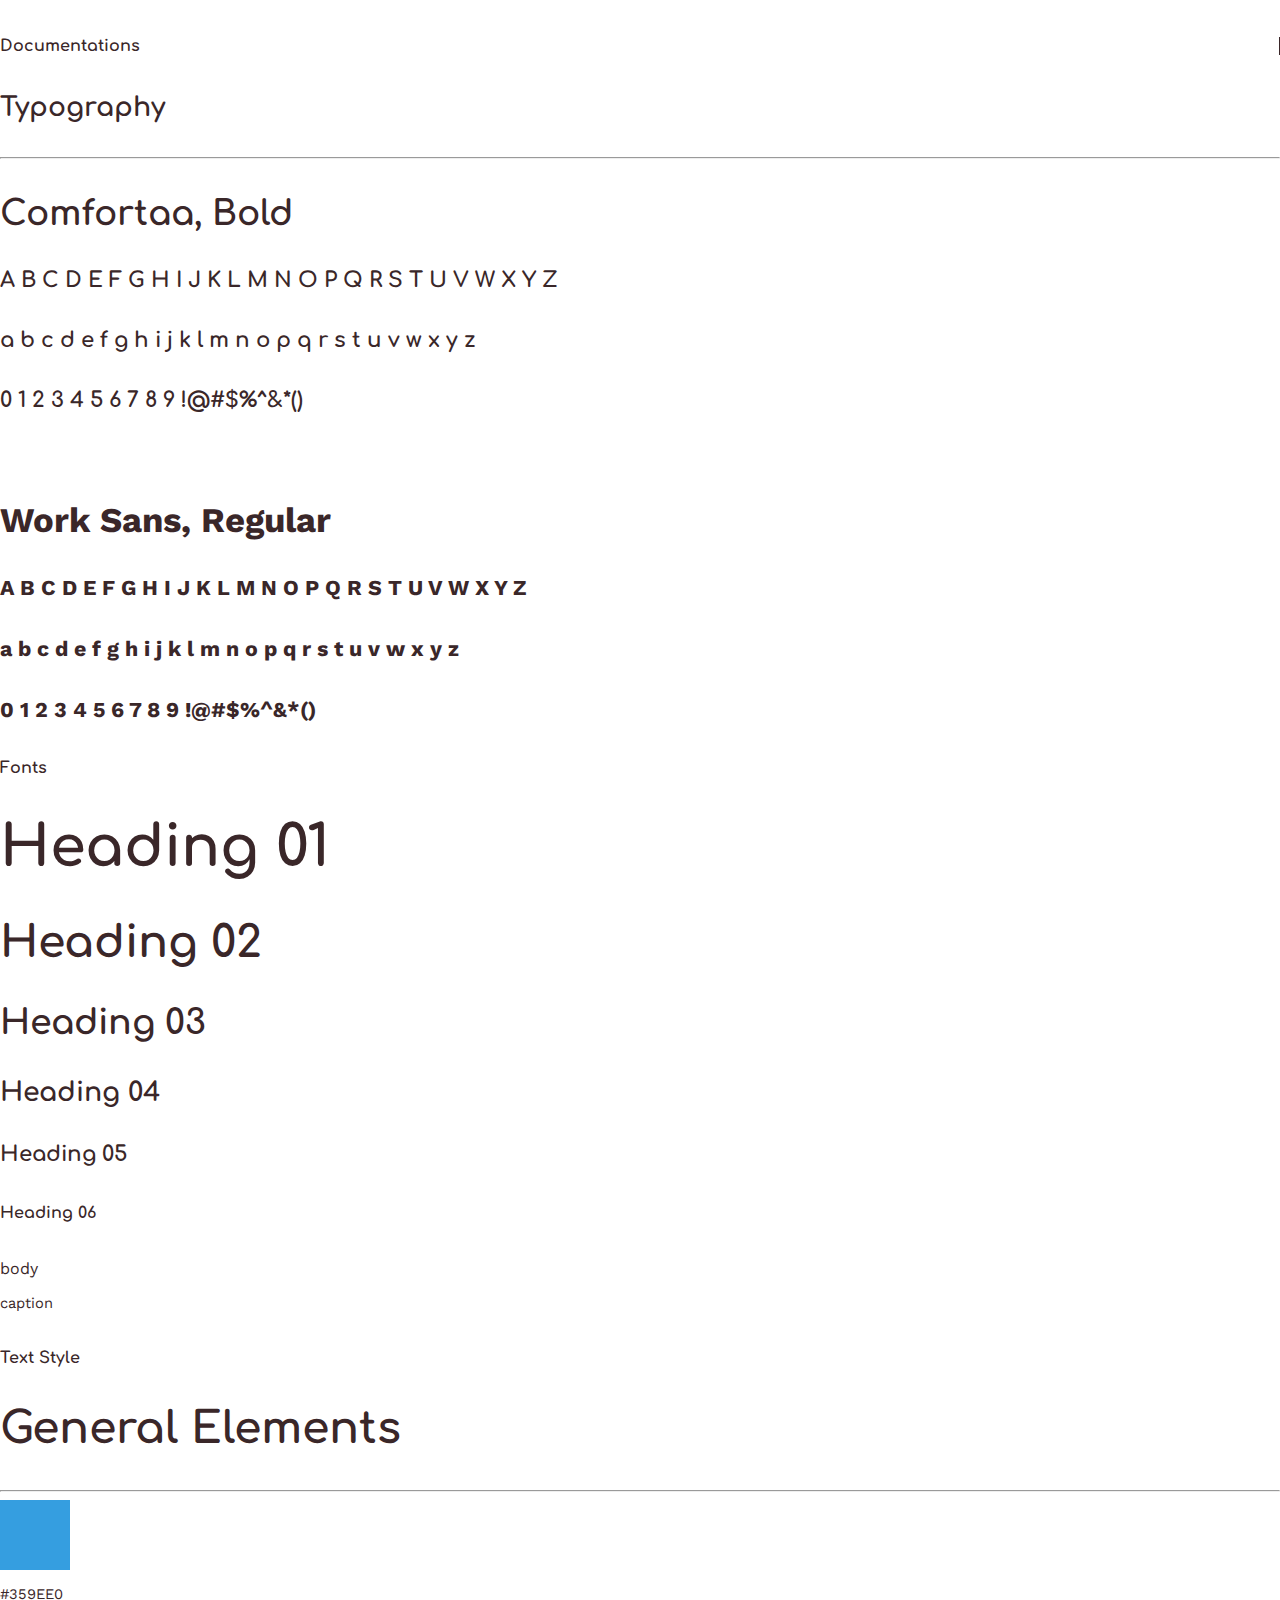
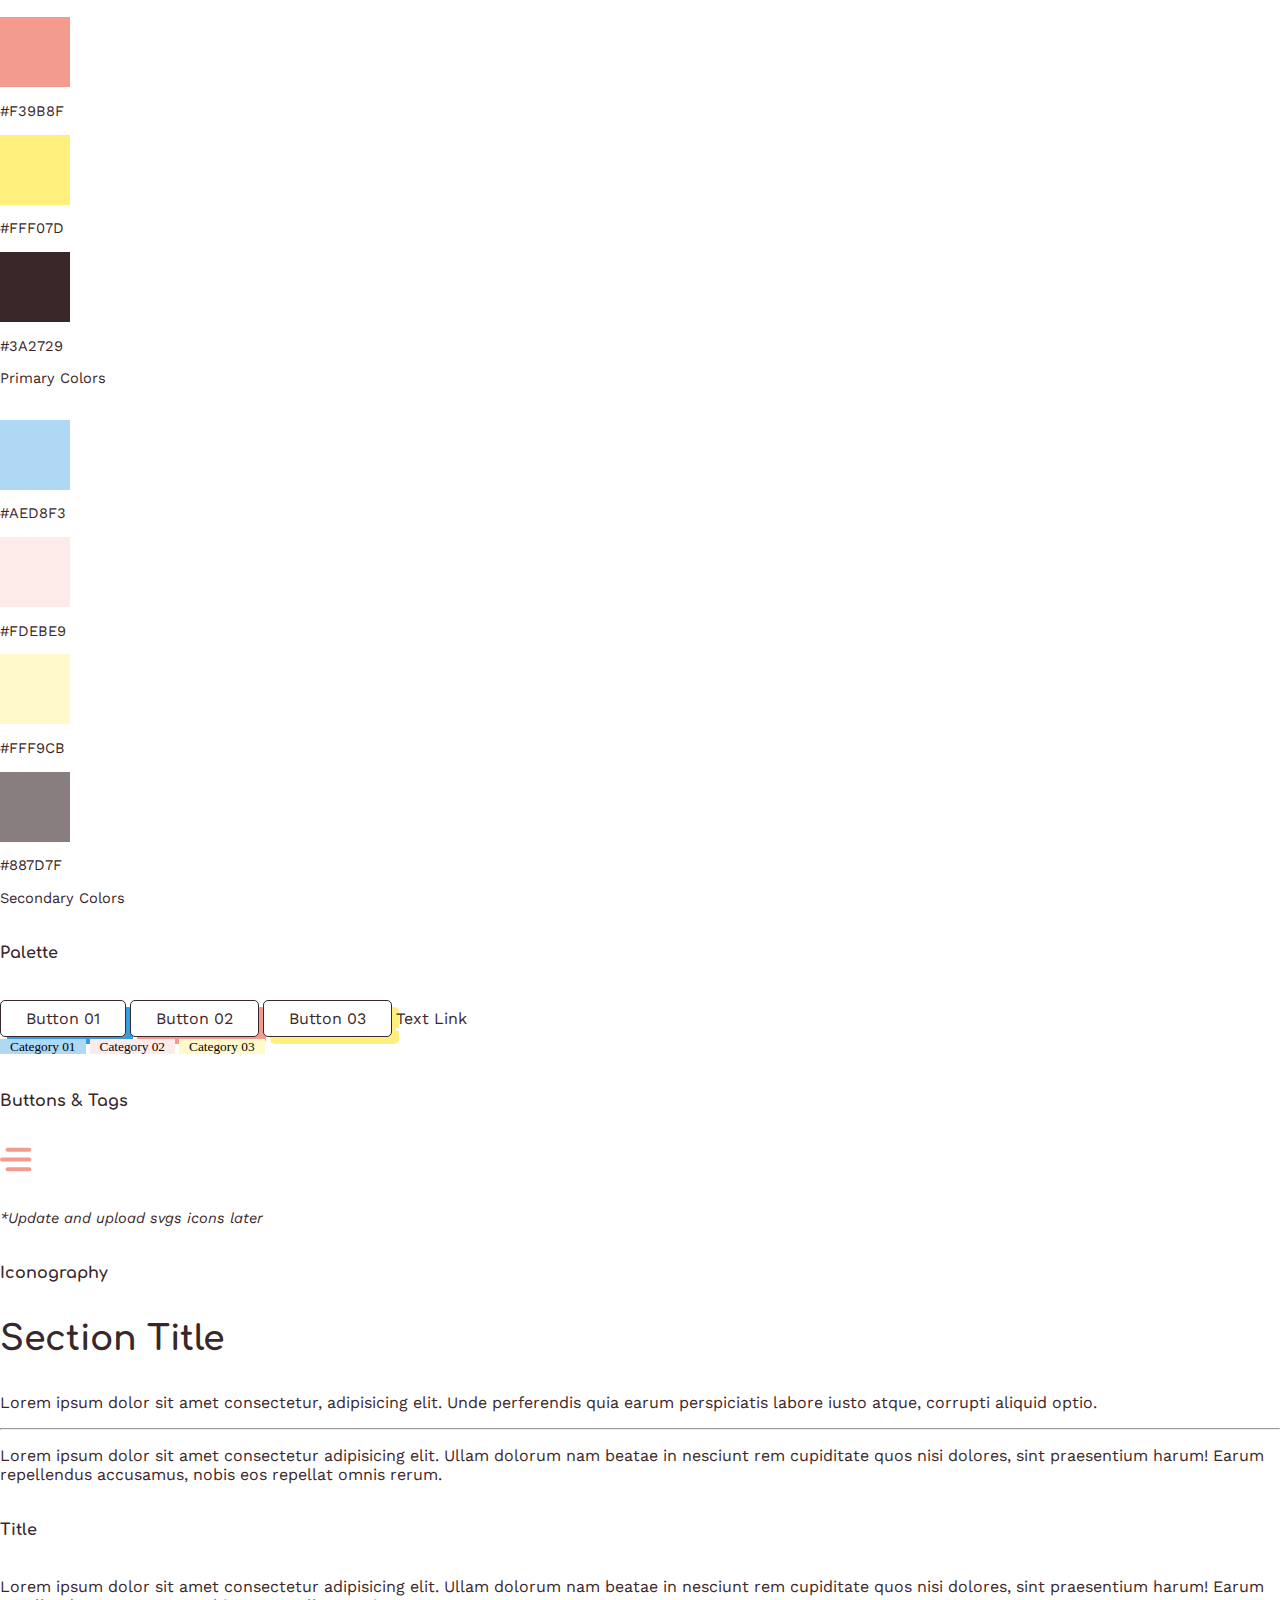
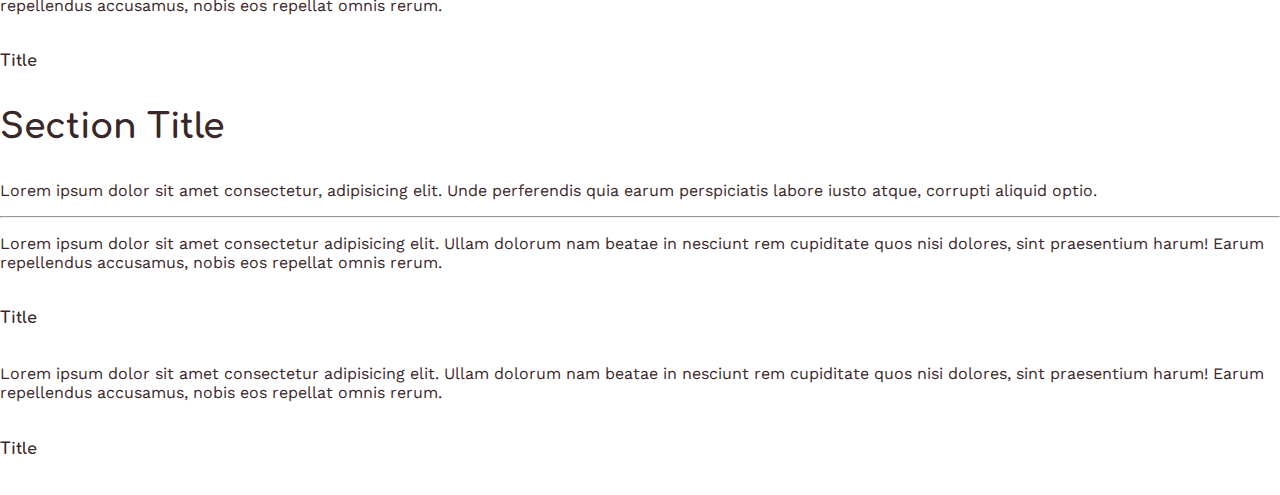
<file: design-documentation.html>
<!DOCTYPE html>
<html lang="en">
  <head>
    <meta charset="UTF-8" />
    <meta name="viewpoint" content="width=device-width, initial-scale=1.0" />

    <!--Favicon-->
    <!--https://www.favicon.cc/-->
    <link rel="shortcut icon" href="favicon.ico" type="image/x-icon">

    <!--SEO-->
    <title>Page Title</title>
    <meta name="description" content="Lorem ipsum dolor sit amet, consectetur adipiscing elit, sed do eiusmod tempor incididunt ut labore et dolore magna aliqua." />
    <!--SEO END-->

    <!--Stylesheet-->
    <link rel="stylesheet" href="css/style.css">
    <link href="https://cdn.jsdelivr.net/npm/bootstrap@5.0.0-beta3/dist/css/bootstrap.min.css" rel="stylesheet" integrity="sha384-eOJMYsd53ii+scO/bJGFsiCZc+5NDVN2yr8+0RDqr0Ql0h+rP48ckxlpbzKgwra6" crossorigin="anonymous">
    <!--Stylesheet END-->

    <!--Fonts & Iconography-->
    <link rel="preconnect" href="https://fonts.gstatic.com">
    <link href="https://fonts.googleapis.com/css2?family=Comfortaa:wght@700&family=Work+Sans&display=swap" rel="stylesheet"> 
    <!--Fonts & Iconography END-->
  </head>

  <!--
    Link on Design Documentation Guide:
    https://uxplanet.org/design-documentation-style-guides-and-design-systems-a6e25c655a34
  -->
  
  <body>
    <div class="row">
      <!--Sidebar Menu-->
      <div class="col-lg-2 col-md-3 pt-5" style="border-right: 1px solid #3A2729;">
        <section class="container">
          <h6 class="pl-3">Documentations</h6> 
        </section> 
      </div>
      <!--Sidebar Menu END-->

      <!--Content-->
      <div class="col-lg-10 col-md-9">
        <!--Typography + Heading-->
        <section class="container my-5">
          <div>
            <h4>Typography</h4>
            <hr>
          </div>
          <div class="row pt-3">
            <div class="col-8">
              <h3>Comfortaa, Bold</h3>
              <h5>A B C D E F G H I J K L M N O P Q R S T U V W X Y Z</h5>
              <h5>a b c d e f g h i j k l m n o p q r s t u v w x y z</h5>
              <h5>0 1 2 3 4 5 6 7 8 9 !@#$%^&*()</h5>
              <br>
              <div>
                <h3 class="font-2">Work Sans, Regular</h3>
                <h5 class="font-2">A B C D E F G H I J K L M N O P Q R S T U V W X Y Z</h5>
                <h5 class="font-2">a b c d e f g h i j k l m n o p q r s t u v w x y z</h5>
                <h5 class="font-2">0 1 2 3 4 5 6 7 8 9 !@#$%^&*()</h5>
              </div>
              <h6>Fonts</h6>
            </div>
            <div class="col-4">
              <h1>Heading 01</h1>
              <h2>Heading 02</h2>
              <h3>Heading 03</h3>
              <h4>Heading 04</h4>
              <h5>Heading 05</h5>
              <h6>Heading 06</h6>
              <p>body</p>
              <p class="caption">caption</p>
              <h6>Text Style</h6>
            </div>
          </div>
        </section>
        <!--Typography + Heading END-->
        
        <!--Palette + Buttons + Iconography-->
        <section class="container my-5">
          <div>
            <h2>General Elements</h2>
            <hr>
          </div>
          <div class="row pt-3">
            <div class="col-4">
              <!--Primary Colors-->
              <div class="d-flex flex-row justify-content-between">
                <!--blue-->
                <div>
                  <div class="pb-blue palette-box mx-auto"></div>
                  <p class="caption">#359EE0</p>
                </div>
                <!--blue END-->
                <!--pink-->
                <div>
                  <div class="pb-pink palette-box mx-auto"></div>
                  <p class="caption">#F39B8F</p>
                </div>
                <!--pink END-->
                <!--yellow-->
                <div>
                  <div class="pb-yellow palette-box mx-auto"></div>
                  <p class="caption">#FFF07D</p>
                </div>
                <!--yellow END-->
                <!--black-->
                <div>
                  <div class="pb-black palette-box mx-auto"></div>
                  <p class="caption">#3A2729</p>
                </div>
                <!--black END-->
              </div>
              <p class="caption">Primary Colors</p>
              <!--Primary Colors END-->
              <br>
              <!--Secondary Colors-->
              <div class="d-flex flex-row justify-content-between">
                <!--blue-->
                <div>
                  <div class="pb-blue-02 palette-box mx-auto"></div>
                  <p class="caption">#AED8F3</p>
                </div>
                <!--blue END-->
                <!--pink-->
                <div>
                  <div class="pb-pink-02 palette-box mx-auto"></div>
                  <p class="caption">#FDEBE9</p>
                </div>
                <!--pink END-->
                <!--yellow-->
                <div>
                  <div class="pb-yellow-02 palette-box mx-auto"></div>
                  <p class="caption">#FFF9CB</p>
                </div>
                <!--yellow END-->
                <!--black-->
                <div>
                  <div class="pb-black-02 palette-box mx-auto"></div>
                  <p class="caption">#887D7F</p>
                </div>
                <!--black END-->
              </div>
              <p class="caption">Secondary Colors</p>
              <!--Secondary Colors END-->
              <h6>Palette</h6>
            </div>


            <div class="col-2 d-flex align-items-start flex-column">
              <a href="#" class="btn-01">Button 01</a>
              <a href="#" class="btn-02 my-3">Button 02</a>
              <a href="#" class="btn-03">Button 03</a>
              <a href="#" class="text-link my-3">Text Link</a>
              <br>
              <span class="tag-01">Category 01</span>
              <span class="tag-02 my-2eading 01
              Heading 02
              Heading 03
              Heading 04
              ">Category 02</span>
              <span class="tag-03">Category 03</span>
              <h6 class="mt-auto">Buttons & Tags</h6>
            </div>

            <div class="col-6">
              <img src="assets/images/svg-icons/menu-icon-pink.svg" height="25px">
              <br><br>
              <p class="caption"><i>*Update and upload svgs icons later</i></p>
              <h6>Iconography</h6>
            </div>
          </div>
        </section>
        <!--Palette + Buttons + Iconography-->

        <!--TBD-->
        <section class="container my-5">
          <div>
            <h3>Section Title</h3>
            <p>Lorem ipsum dolor sit amet consectetur, adipisicing elit. Unde perferendis quia earum perspiciatis labore iusto atque, corrupti aliquid optio.</p>
            <hr>
          </div>
          <div class="row pt-3">
            <div class="col">
              <p>Lorem ipsum dolor sit amet consectetur adipisicing elit. Ullam dolorum nam beatae in nesciunt rem cupiditate quos nisi dolores, sint praesentium harum! Earum repellendus accusamus, nobis eos repellat omnis rerum.</p>
              <h6>Title</h6>
            </div>
            <div class="col">
              <p>Lorem ipsum dolor sit amet consectetur adipisicing elit. Ullam dolorum nam beatae in nesciunt rem cupiditate quos nisi dolores, sint praesentium harum! Earum repellendus accusamus, nobis eos repellat omnis rerum.</p>
              <h6>Title</h6>
            </div>
          </div>
        </section>
        <!--TBD END-->

        <!--TBD-->
        <section class="container my-5">
          <div>
            <h3>Section Title</h3>
            <p>Lorem ipsum dolor sit amet consectetur, adipisicing elit. Unde perferendis quia earum perspiciatis labore iusto atque, corrupti aliquid optio.</p>
            <hr>
          </div>
          <div class="row pt-3">
            <div class="col">
              <p>Lorem ipsum dolor sit amet consectetur adipisicing elit. Ullam dolorum nam beatae in nesciunt rem cupiditate quos nisi dolores, sint praesentium harum! Earum repellendus accusamus, nobis eos repellat omnis rerum.</p>
              <h6>Title</h6>
            </div>
            <div class="col">
              <p>Lorem ipsum dolor sit amet consectetur adipisicing elit. Ullam dolorum nam beatae in nesciunt rem cupiditate quos nisi dolores, sint praesentium harum! Earum repellendus accusamus, nobis eos repellat omnis rerum.</p>
              <h6>Title</h6>
            </div>
          </div>
        </section>
        <!--TBD END-->
      </div>
    </div>
    <!--Sidebar Menu END-->


    <!--Javascript Plugin-->
    <script src="js/main.js"></script> 

    <!--Bootstrap Plugin-->
    <script src="https://cdn.jsdelivr.net/npm/@popperjs/core@2.9.1/dist/umd/popper.min.js" integrity="sha384-SR1sx49pcuLnqZUnnPwx6FCym0wLsk5JZuNx2bPPENzswTNFaQU1RDvt3wT4gWFG" crossorigin="anonymous"></script>
    <script src="https://cdn.jsdelivr.net/npm/bootstrap@5.0.0-beta3/dist/js/bootstrap.min.js" integrity="sha384-j0CNLUeiqtyaRmlzUHCPZ+Gy5fQu0dQ6eZ/xAww941Ai1SxSY+0EQqNXNE6DZiVc" crossorigin="anonymous"></script>
    <!--Javascript Plugin END-->
  </body>
</html>
</html>
</file>
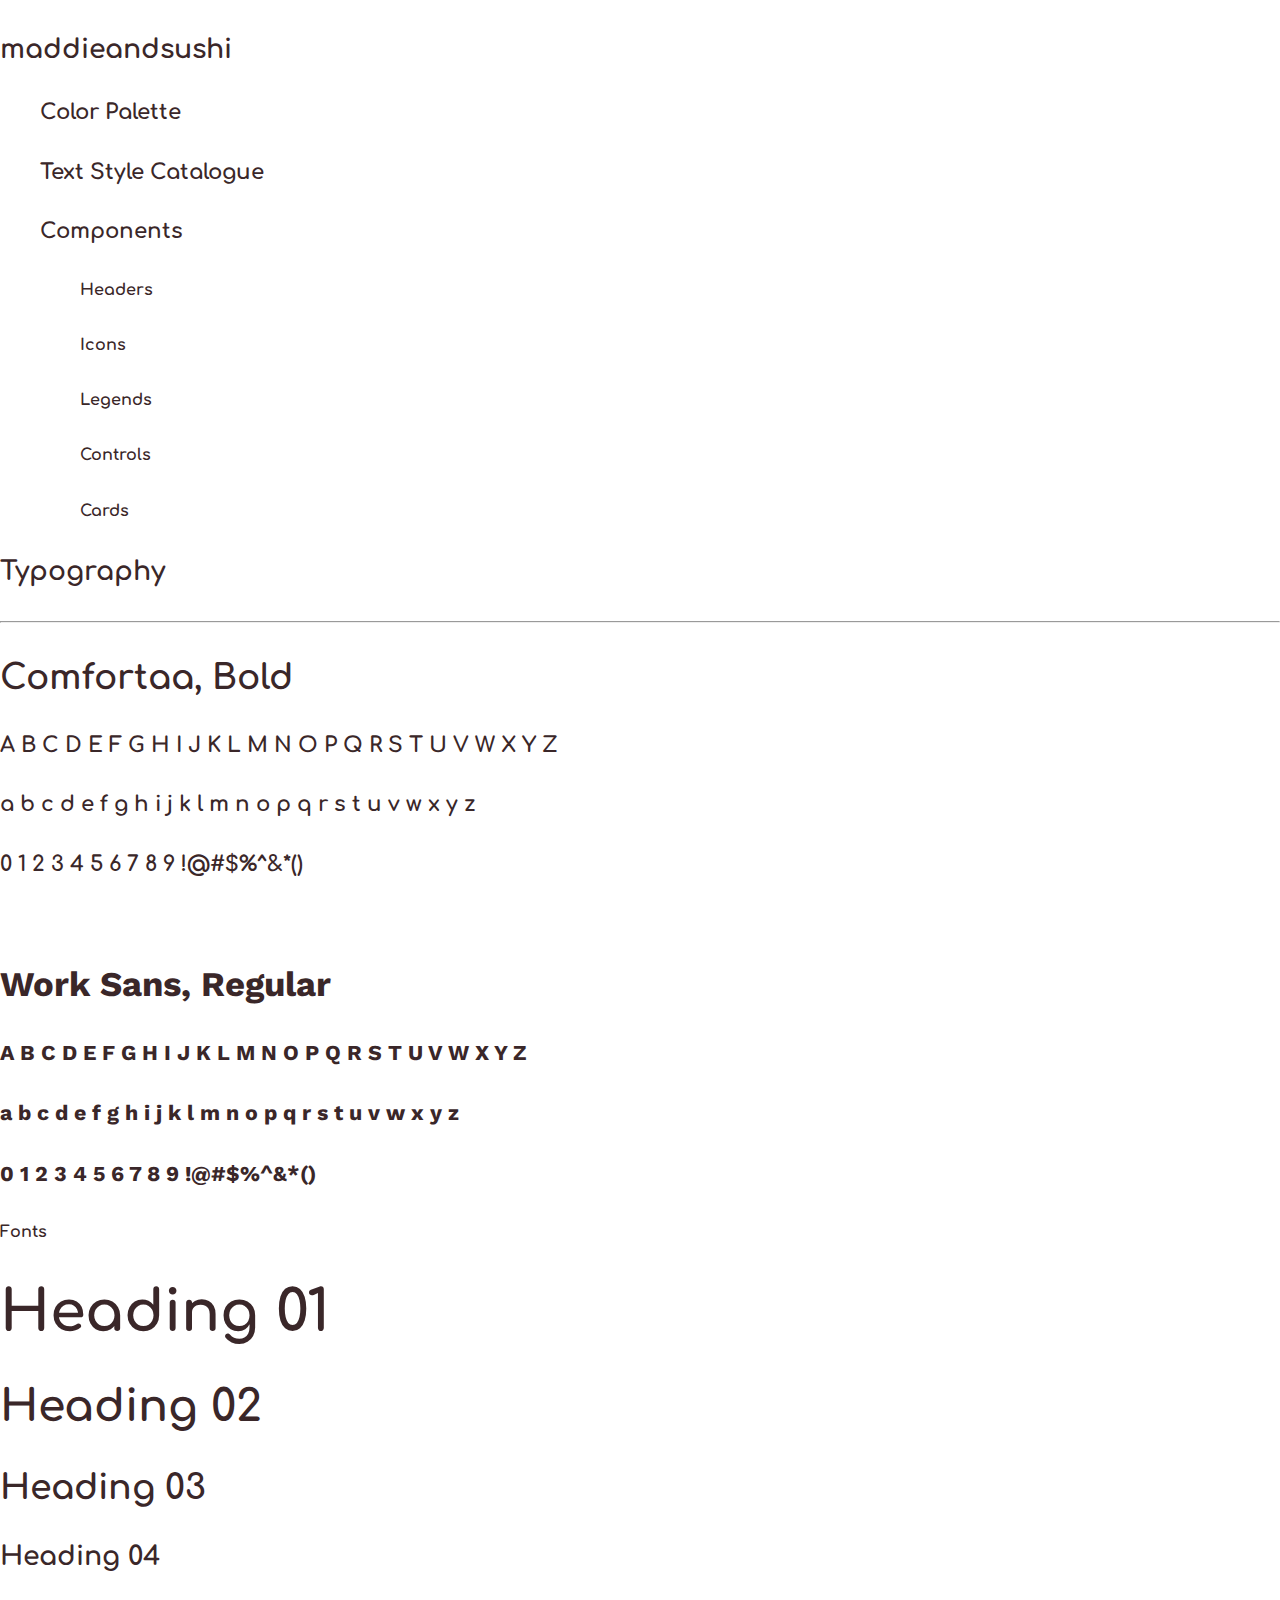
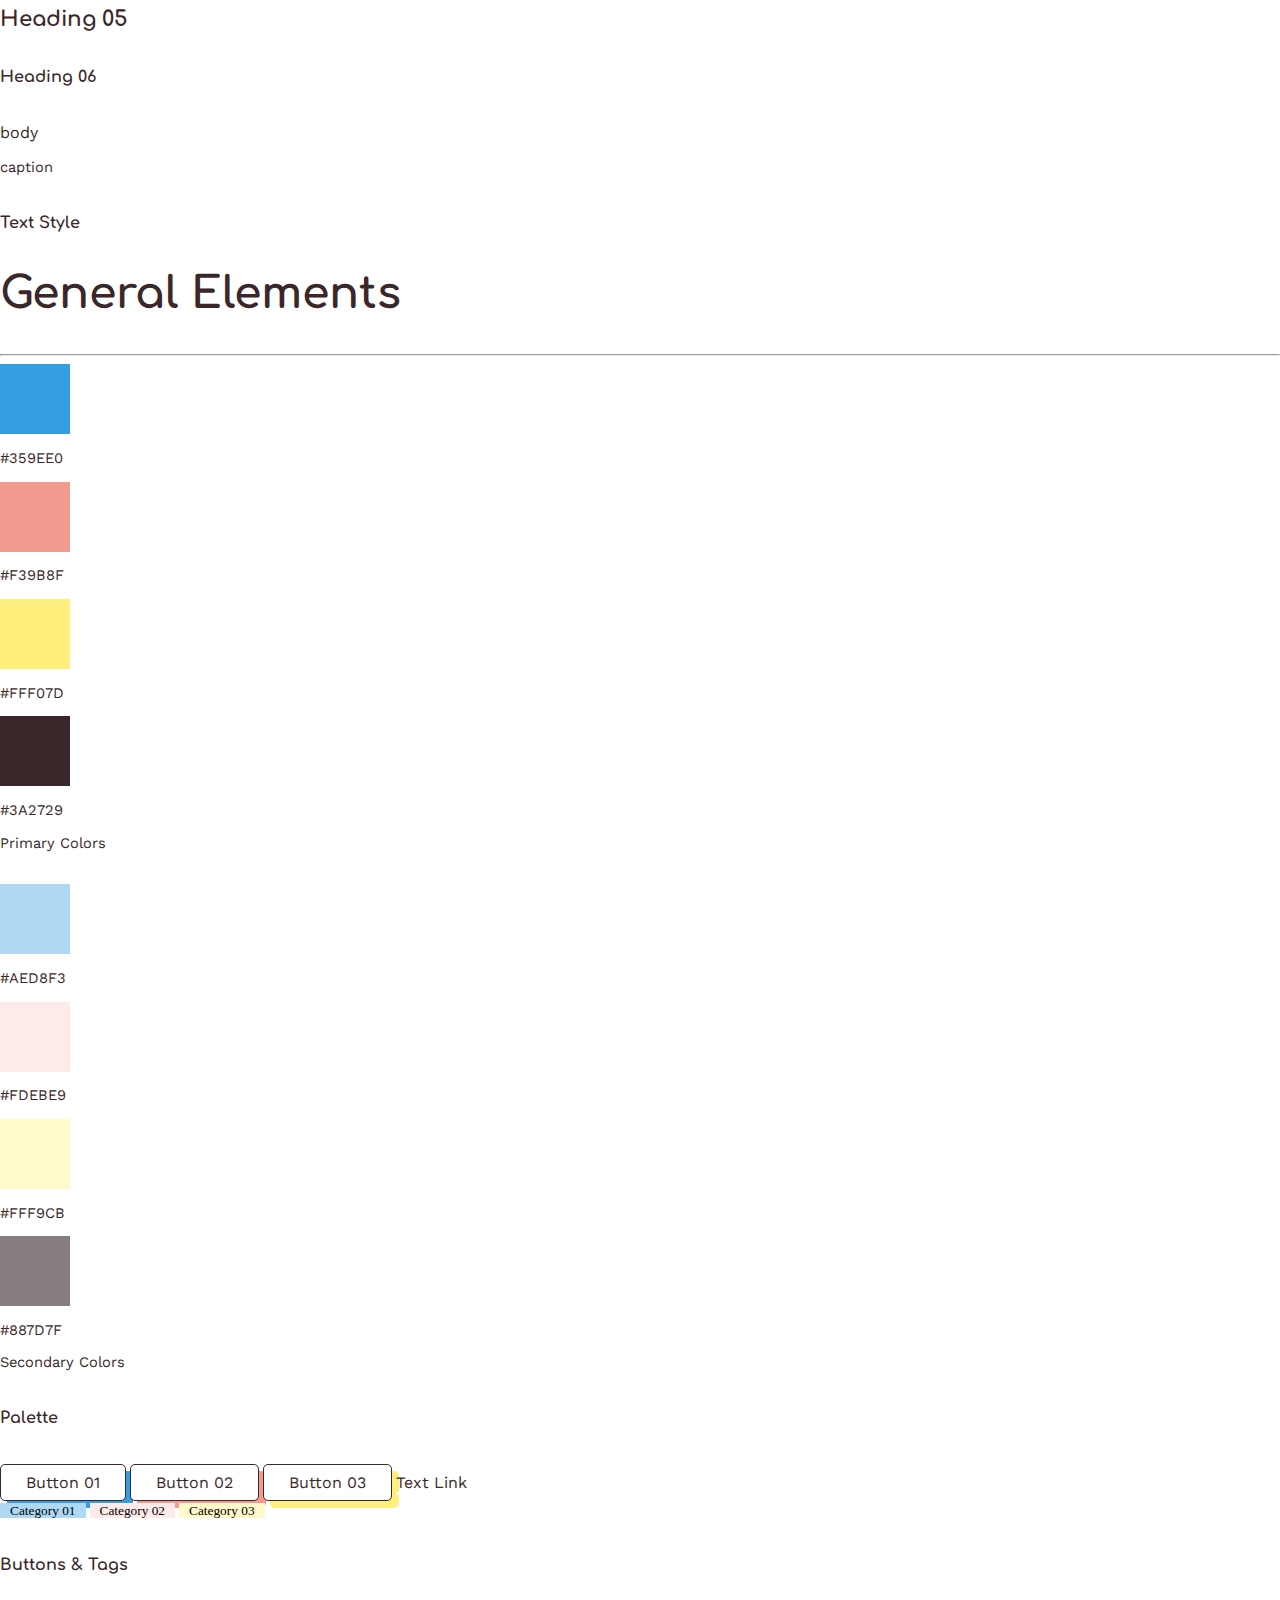
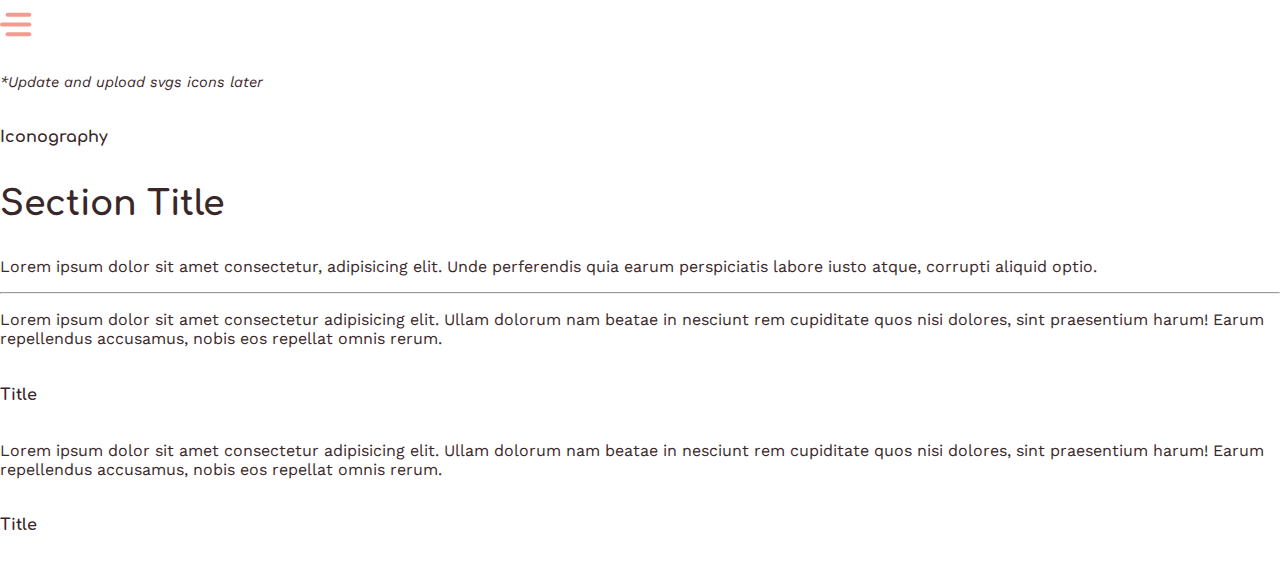
<file: design-system-main.html>
<!DOCTYPE html>
<html>
  <head>
    <meta charset="UTF-8" />
    <meta name="viewpoint" content="width=device-width, initial-scale=1.0" />

    <!--Favicon-->
    <!--https://www.favicon.cc/-->
    <link rel="shortcut icon" href="favicon.ico" type="image/x-icon">

    <!--SEO-->
    <title>Page Title</title>
    <meta name="description" content="Lorem ipsum dolor sit amet, consectetur adipiscing elit, sed do eiusmod tempor incididunt ut labore et dolore magna aliqua." />
    <!--SEO END-->

    <!--Stylesheet-->
    <link rel="stylesheet" href="css/style.css">
    <link href="https://cdn.jsdelivr.net/npm/bootstrap@5.0.0-beta3/dist/css/bootstrap.min.css" rel="stylesheet" integrity="sha384-eOJMYsd53ii+scO/bJGFsiCZc+5NDVN2yr8+0RDqr0Ql0h+rP48ckxlpbzKgwra6" crossorigin="anonymous">
    <!--Stylesheet END-->

    <!--Fonts & Iconography-->
    <link rel="preconnect" href="https://fonts.gstatic.com">
    <link href="https://fonts.googleapis.com/css2?family=Comfortaa:wght@700&family=Work+Sans&display=swap" rel="stylesheet"> 
    <!--Fonts & Iconography END-->
  </head>

  <body>
    <div id="design-system-page">
      <!--Side Menu-->
      <!--Color Palette, Text Style Catalogue, Components-->
      <div class="sidemenu col-lg-3 col-md-12">
        <h4 class="pt-4 mb-4">maddieandsushi</h4>
        <ul class="nav flex-column">
          <li class="nav-item"><a href="#"><h5>Color Palette</h5></a></li>
          <li class="nav-item"><a href="#"><h5>Text Style Catalogue</h5></a></li>
          <li class="nav-item">
            <h5>Components</h5>
            <ul style="color: #615254;">
              <li class="nav-item">
                <a href="#"><h6>Headers</h6></a>
              </li>
              <li class="nav-item">
                <a href="#"><h6>Icons</h6></a>
              </li>
              <li class="nav-item">
                <a href="#"><h6>Legends</h6></a>
              </li>
              <li class="nav-item">
                <a href="#"><h6>Controls</h6></a>
              </li>
              <li class="nav-item">
                <a href="#"><h6>Cards</h6></a>
              </li>
            </ul>
          </li>
        </ul>
      </div>
      <!--Side Menu END-->

      <!--Content-->
      <div class="col-lg-9 col-md-12">
        <!--Typography + Heading-->
        <section class="container my-5">
          <div>
            <h4>Typography</h4>
            <hr>
          </div>
          <div class="row pt-3">
            <div class="col-8">
              <h3>Comfortaa, Bold</h3>
              <h5>A B C D E F G H I J K L M N O P Q R S T U V W X Y Z</h5>
              <h5>a b c d e f g h i j k l m n o p q r s t u v w x y z</h5>
              <h5>0 1 2 3 4 5 6 7 8 9 !@#$%^&*()</h5>
              <br>
              <div>
                <h3 class="font-2">Work Sans, Regular</h3>
                <h5 class="font-2">A B C D E F G H I J K L M N O P Q R S T U V W X Y Z</h5>
                <h5 class="font-2">a b c d e f g h i j k l m n o p q r s t u v w x y z</h5>
                <h5 class="font-2">0 1 2 3 4 5 6 7 8 9 !@#$%^&*()</h5>
              </div>
              <h6>Fonts</h6>
            </div>
            <div class="col-4">
              <h1>Heading 01</h1>
              <h2>Heading 02</h2>
              <h3>Heading 03</h3>
              <h4>Heading 04</h4>
              <h5>Heading 05</h5>
              <h6>Heading 06</h6>
              <p>body</p>
              <p class="caption">caption</p>
              <h6>Text Style</h6>
            </div>
          </div>
        </section>
        <!--Typography + Heading END-->
        
        <!--Palette + Buttons + Iconography-->
        <section class="container my-5">
          <div>
            <h2>General Elements</h2>
            <hr>
          </div>
          <div class="row pt-3">
            <div class="col-4">
              <!--Primary Colors-->
              <div class="d-flex flex-row justify-content-between">
                <!--blue-->
                <div>
                  <div class="pb-blue palette-box mx-auto"></div>
                  <p class="caption">#359EE0</p>
                </div>
                <!--blue END-->
                <!--pink-->
                <div>
                  <div class="pb-pink palette-box mx-auto"></div>
                  <p class="caption">#F39B8F</p>
                </div>
                <!--pink END-->
                <!--yellow-->
                <div>
                  <div class="pb-yellow palette-box mx-auto"></div>
                  <p class="caption">#FFF07D</p>
                </div>
                <!--yellow END-->
                <!--black-->
                <div>
                  <div class="pb-black palette-box mx-auto"></div>
                  <p class="caption">#3A2729</p>
                </div>
                <!--black END-->
              </div>
              <p class="caption">Primary Colors</p>
              <!--Primary Colors END-->
              <br>
              <!--Secondary Colors-->
              <div class="d-flex flex-row justify-content-between">
                <!--blue-->
                <div>
                  <div class="pb-blue-02 palette-box mx-auto"></div>
                  <p class="caption">#AED8F3</p>
                </div>
                <!--blue END-->
                <!--pink-->
                <div>
                  <div class="pb-pink-02 palette-box mx-auto"></div>
                  <p class="caption">#FDEBE9</p>
                </div>
                <!--pink END-->
                <!--yellow-->
                <div>
                  <div class="pb-yellow-02 palette-box mx-auto"></div>
                  <p class="caption">#FFF9CB</p>
                </div>
                <!--yellow END-->
                <!--black-->
                <div>
                  <div class="pb-black-02 palette-box mx-auto"></div>
                  <p class="caption">#887D7F</p>
                </div>
                <!--black END-->
              </div>
              <p class="caption">Secondary Colors</p>
              <!--Secondary Colors END-->
              <h6>Palette</h6>
            </div>


            <div class="col-2 d-flex align-items-start flex-column">
              <a href="#" class="btn-01">Button 01</a>
              <a href="#" class="btn-02 my-3">Button 02</a>
              <a href="#" class="btn-03">Button 03</a>
              <a href="#" class="text-link my-3">Text Link</a>
              <br>
              <span class="tag-01">Category 01</span>
              <span class="tag-02 my-2eading 01
              Heading 02
              Heading 03
              Heading 04
              ">Category 02</span>
              <span class="tag-03">Category 03</span>
              <h6 class="mt-auto">Buttons & Tags</h6>
            </div>

            <div class="col-6">
              <img src="assets/images/svg-icons/menu-icon-pink.svg" height="25px">
              <br><br>
              <p class="caption"><i>*Update and upload svgs icons later</i></p>
              <h6>Iconography</h6>
            </div>
          </div>
        </section>
        <!--Palette + Buttons + Iconography-->

        <!--TBD-->
        <section class="container my-5">
          <div>
            <h3>Section Title</h3>
            <p>Lorem ipsum dolor sit amet consectetur, adipisicing elit. Unde perferendis quia earum perspiciatis labore iusto atque, corrupti aliquid optio.</p>
            <hr>
          </div>
          <div class="row pt-3">
            <div class="col">
              <p>Lorem ipsum dolor sit amet consectetur adipisicing elit. Ullam dolorum nam beatae in nesciunt rem cupiditate quos nisi dolores, sint praesentium harum! Earum repellendus accusamus, nobis eos repellat omnis rerum.</p>
              <h6>Title</h6>
            </div>
            <div class="col">
              <p>Lorem ipsum dolor sit amet consectetur adipisicing elit. Ullam dolorum nam beatae in nesciunt rem cupiditate quos nisi dolores, sint praesentium harum! Earum repellendus accusamus, nobis eos repellat omnis rerum.</p>
              <h6>Title</h6>
            </div>
          </div>
        </section>
        <!--TBD END-->
      </div>
      <!--Content END-->
    </div>
  </body>
</html>
</file>
<file: css/style.css>
@import "branding.css";

body {
  margin: 0;
  padding: 0;
  box-sizing: border-box; 
  overflow-x:hidden;}

.container-m {
  margin-left: auto;
  margin-right: auto;
  max-width: 1150px;
}

.navbar-m {
  border: 1px solid #F39B8F;
  border-radius: 30px;
  display: flex;
  justify-content: space-between;
}

.navbar-m a {color: #3A2729;}

.navbar-m-li {
  padding: 0.50rem 1rem 0rem 1rem;
  border-bottom: 3px solid white;
}
.navbar-m-li:hover {border-bottom: 3px solid #FFF07D;}

.nav-logo h3 {padding-top: 0.6rem;}
.nav-logo h3:hover {color: #F39B8F;}

.navbar-m-li ul {margin-top: 1.2rem !important;}
.navbar-m-li ul li a:hover {background-color: #FFF07D;}

.navbar-toggle-menu {display: none;}

/*Breakdown*/
@media screen and (max-width: 1079px) {
  .navbar-m {display: none;}
  .navbar-toggle-menu {
    display: block;
  }

  .toggle-category {
    font-family: 'Work Sans', sans-serif; 
    font-weight: 400; 
    color: white;
    margin-bottom: 0px;
  }
  .navbar-toggle-menu li a {color: white;}
  .navbar-toggle-menu li a:hover {color:#FFF07D;}
  .toggle-dropdown-menu ul {background-color: #3A2729; border: none;}

  .toggle-dropdown-menu ul {transform: translate(0px, 0px) !important;}

  .toggle-icon {font-size: 8pt; transform: rotate(-90deg); margin-right: 0.3rem;}

  .collab-col {padding-top: 7.5rem;}
}
@media screen and (max-width: 991px) {
  .collab-col {padding-top: 2.5rem;}
  .collab-col h6,p {padding-left: 1.5rem;}
}

@media screen and (max-width: 767px) {
}

@media screen and (max-width: 577px) {}
</file>
